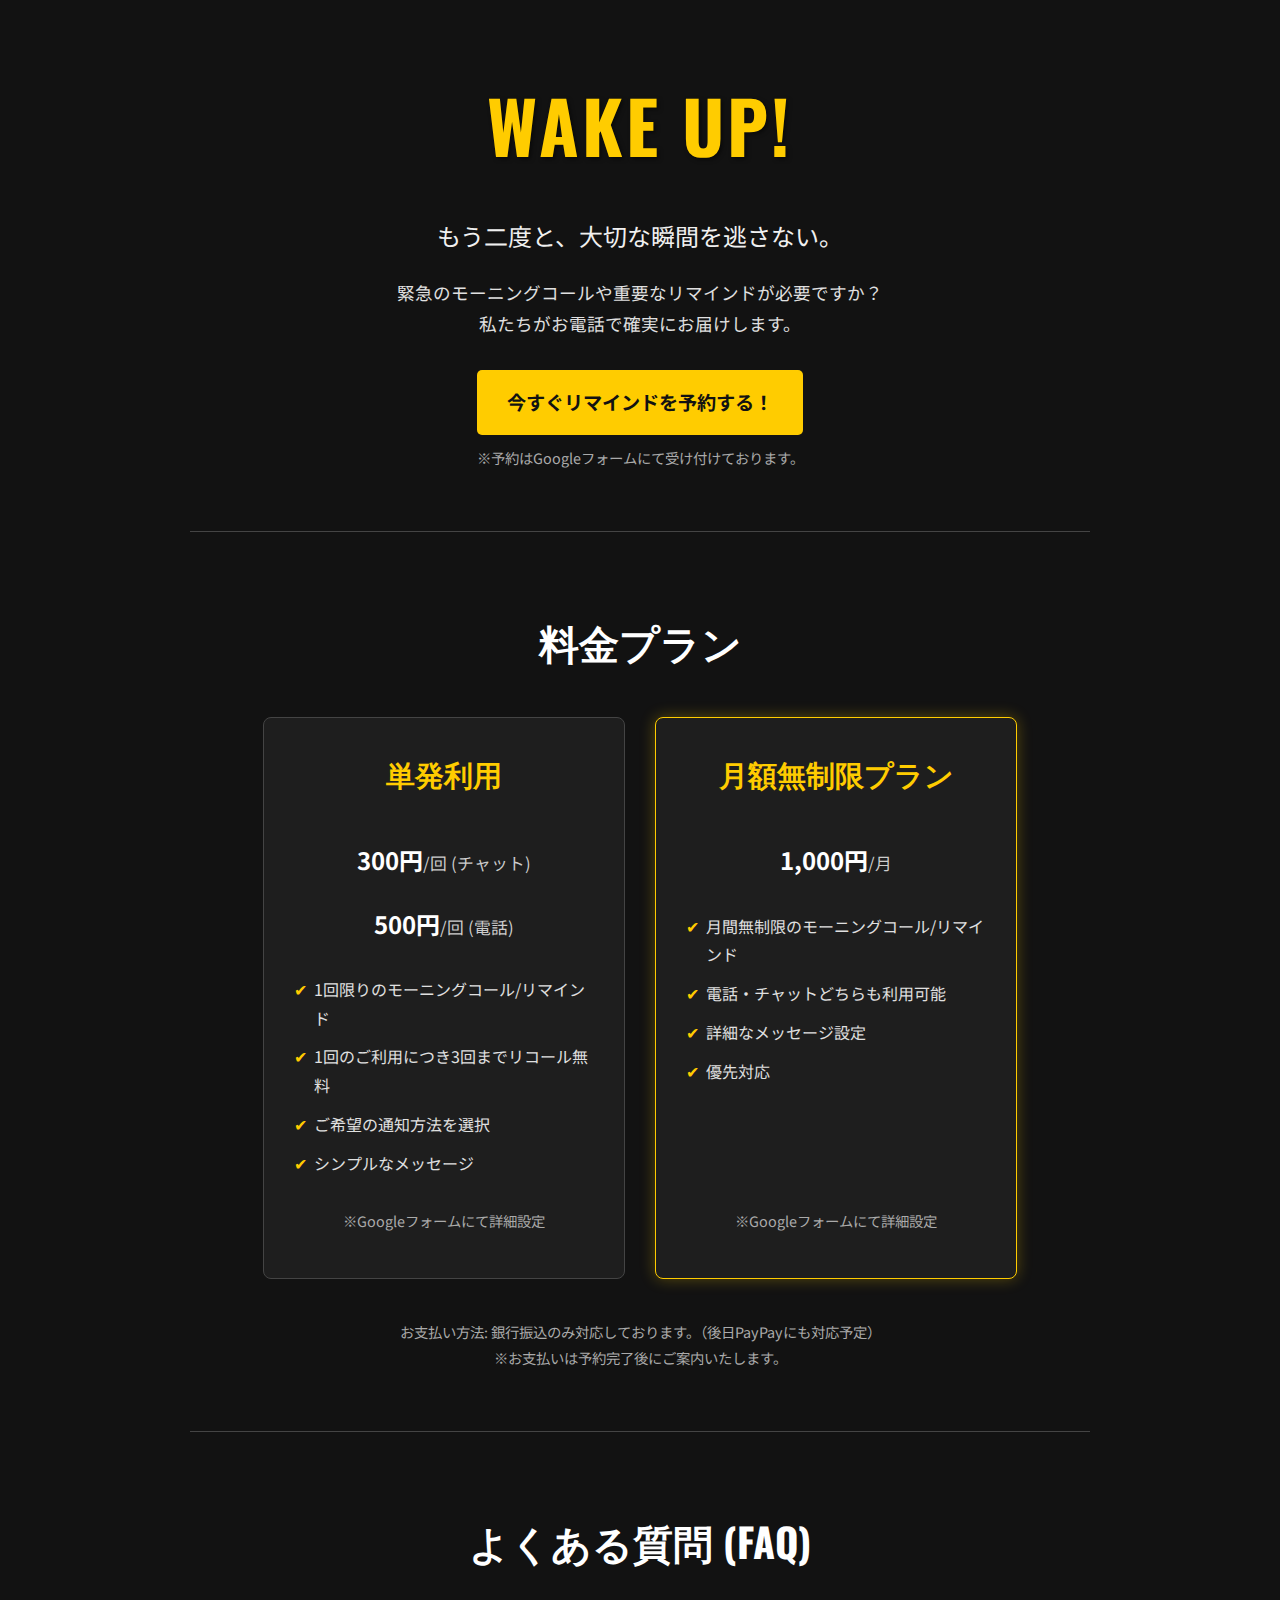
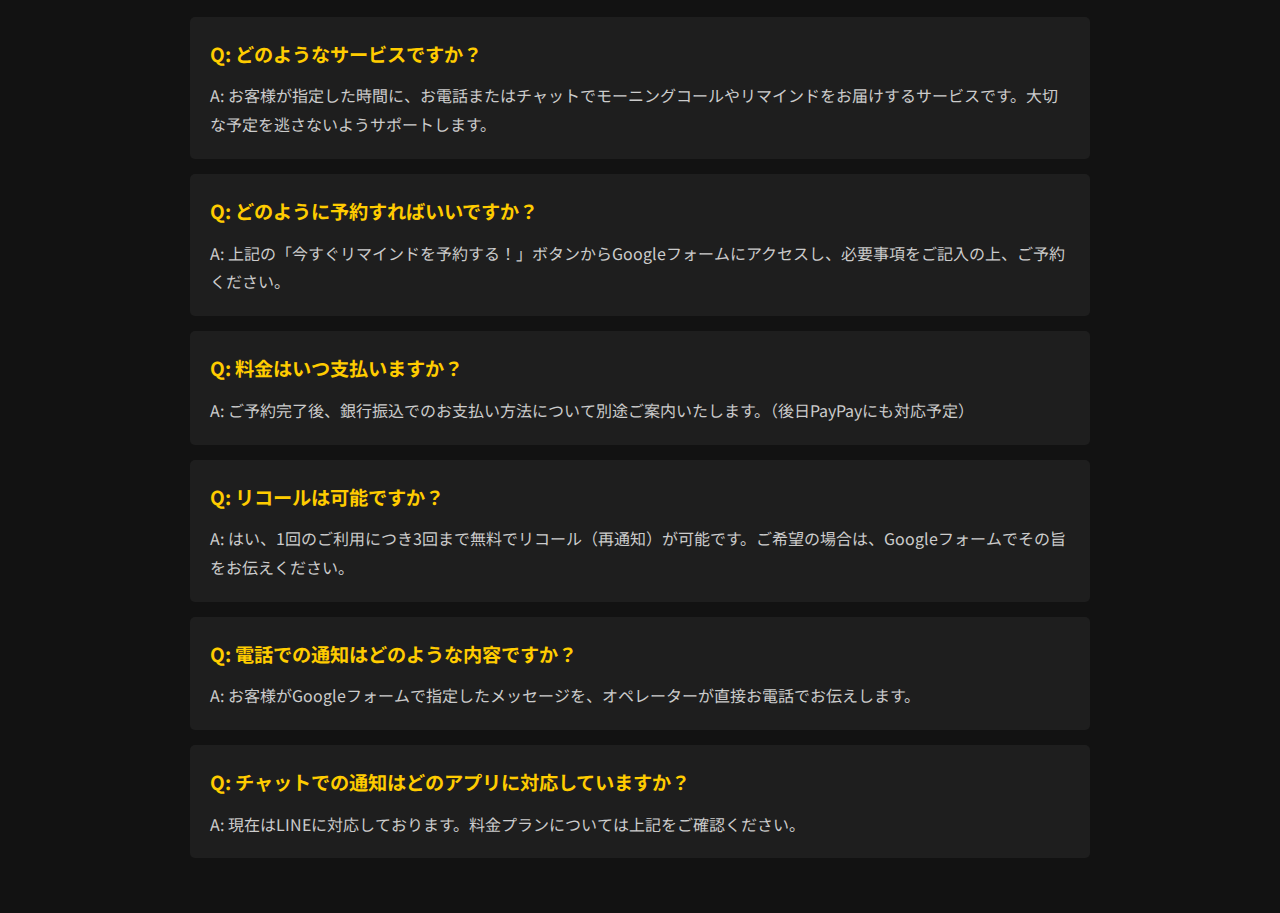
<file: index.html>
<!DOCTYPE html>
<html lang="ja">
<head>
    <meta charset="UTF-8">
    <meta name="viewport" content="width=device-width, initial-scale=1.0">
    <title>Wake Up! - 緊急モーニングコール＆リマインド</title>
    <link rel="stylesheet" href="style.css">
    <link href="https://fonts.googleapis.com/css2?family=Oswald:wght@700&family=Noto+Sans+JP:wght@400;700&display=swap" rel="stylesheet">
</head>
<body>
    <div class="container">
        <h1 class="service-name">Wake Up!</h1>
        <p class="tagline">もう二度と、大切な瞬間を逃さない。</p>
        <p class="description">
            緊急のモーニングコールや重要なリマインドが必要ですか？<br>
            私たちがお電話で確実にお届けします。
        </p>
        <a href="https://forms.gle/y68vKkxC3KZuKG7G7" target="_blank" rel="noopener noreferrer" class="action-button">
            今すぐリマインドを予約する！
        </a>
        <p class="note">※予約はGoogleフォームにて受け付けております。</p>

        <div class="pricing-section">
            <h2 class="pricing-title">料金プラン</h2>
            <div class="pricing-cards">
                <div class="pricing-card">
                    <h3>単発利用</h3>
                    <p class="price">300円<span>/回 (チャット)</span></p>
                    <p class="price">500円<span>/回 (電話)</span></p>
                    <ul>
                        <li>1回限りのモーニングコール/リマインド</li>
                        <li>1回のご利用につき3回までリコール無料</li>
                        <li>ご希望の通知方法を選択</li>
                        <li>シンプルなメッセージ</li>
                    </ul>
                    <p class="card-note">※Googleフォームにて詳細設定</p>
                </div>
                <div class="pricing-card featured">
                    <h3>月額無制限プラン</h3>
                    <p class="price">1,000円<span>/月</span></p>
                    <ul>
                        <li>月間無制限のモーニングコール/リマインド</li>
                        <li>電話・チャットどちらも利用可能</li>
                        <li>詳細なメッセージ設定</li>
                        <li>優先対応</li>
                    </ul>
                    <p class="card-note">※Googleフォームにて詳細設定</p>
                </div>
            </div>
            <p class="pricing-footer-note">お支払い方法: 銀行振込のみ対応しております。（後日PayPayにも対応予定）<br>※お支払いは予約完了後にご案内いたします。</p>
        </div>

        <div class="qa-section">
            <h2 class="qa-title">よくある質問 (FAQ)</h2>
            <div class="qa-item">
                <h3>Q: どのようなサービスですか？</h3>
                <p>A: お客様が指定した時間に、お電話またはチャットでモーニングコールやリマインドをお届けするサービスです。大切な予定を逃さないようサポートします。</p>
            </div>
            <div class="qa-item">
                <h3>Q: どのように予約すればいいですか？</h3>
                <p>A: 上記の「今すぐリマインドを予約する！」ボタンからGoogleフォームにアクセスし、必要事項をご記入の上、ご予約ください。</p>
            </div>
            <div class="qa-item">
                <h3>Q: 料金はいつ支払いますか？</h3>
                <p>A: ご予約完了後、銀行振込でのお支払い方法について別途ご案内いたします。（後日PayPayにも対応予定）</p>
            </div>
            <div class="qa-item">
                <h3>Q: リコールは可能ですか？</h3>
                <p>A: はい、1回のご利用につき3回まで無料でリコール（再通知）が可能です。ご希望の場合は、Googleフォームでその旨をお伝えください。</p>
            </div>
            <div class="qa-item">
                <h3>Q: 電話での通知はどのような内容ですか？</h3>
                <p>A: お客様がGoogleフォームで指定したメッセージを、オペレーターが直接お電話でお伝えします。</p>
            </div>
            <div class="qa-item">
                <h3>Q: チャットでの通知はどのアプリに対応していますか？</h3>
                <p>A: 現在はLINEに対応しております。料金プランについては上記をご確認ください。</p>
            </div>
        </div>
    </div>
</body>
</html>
</file>
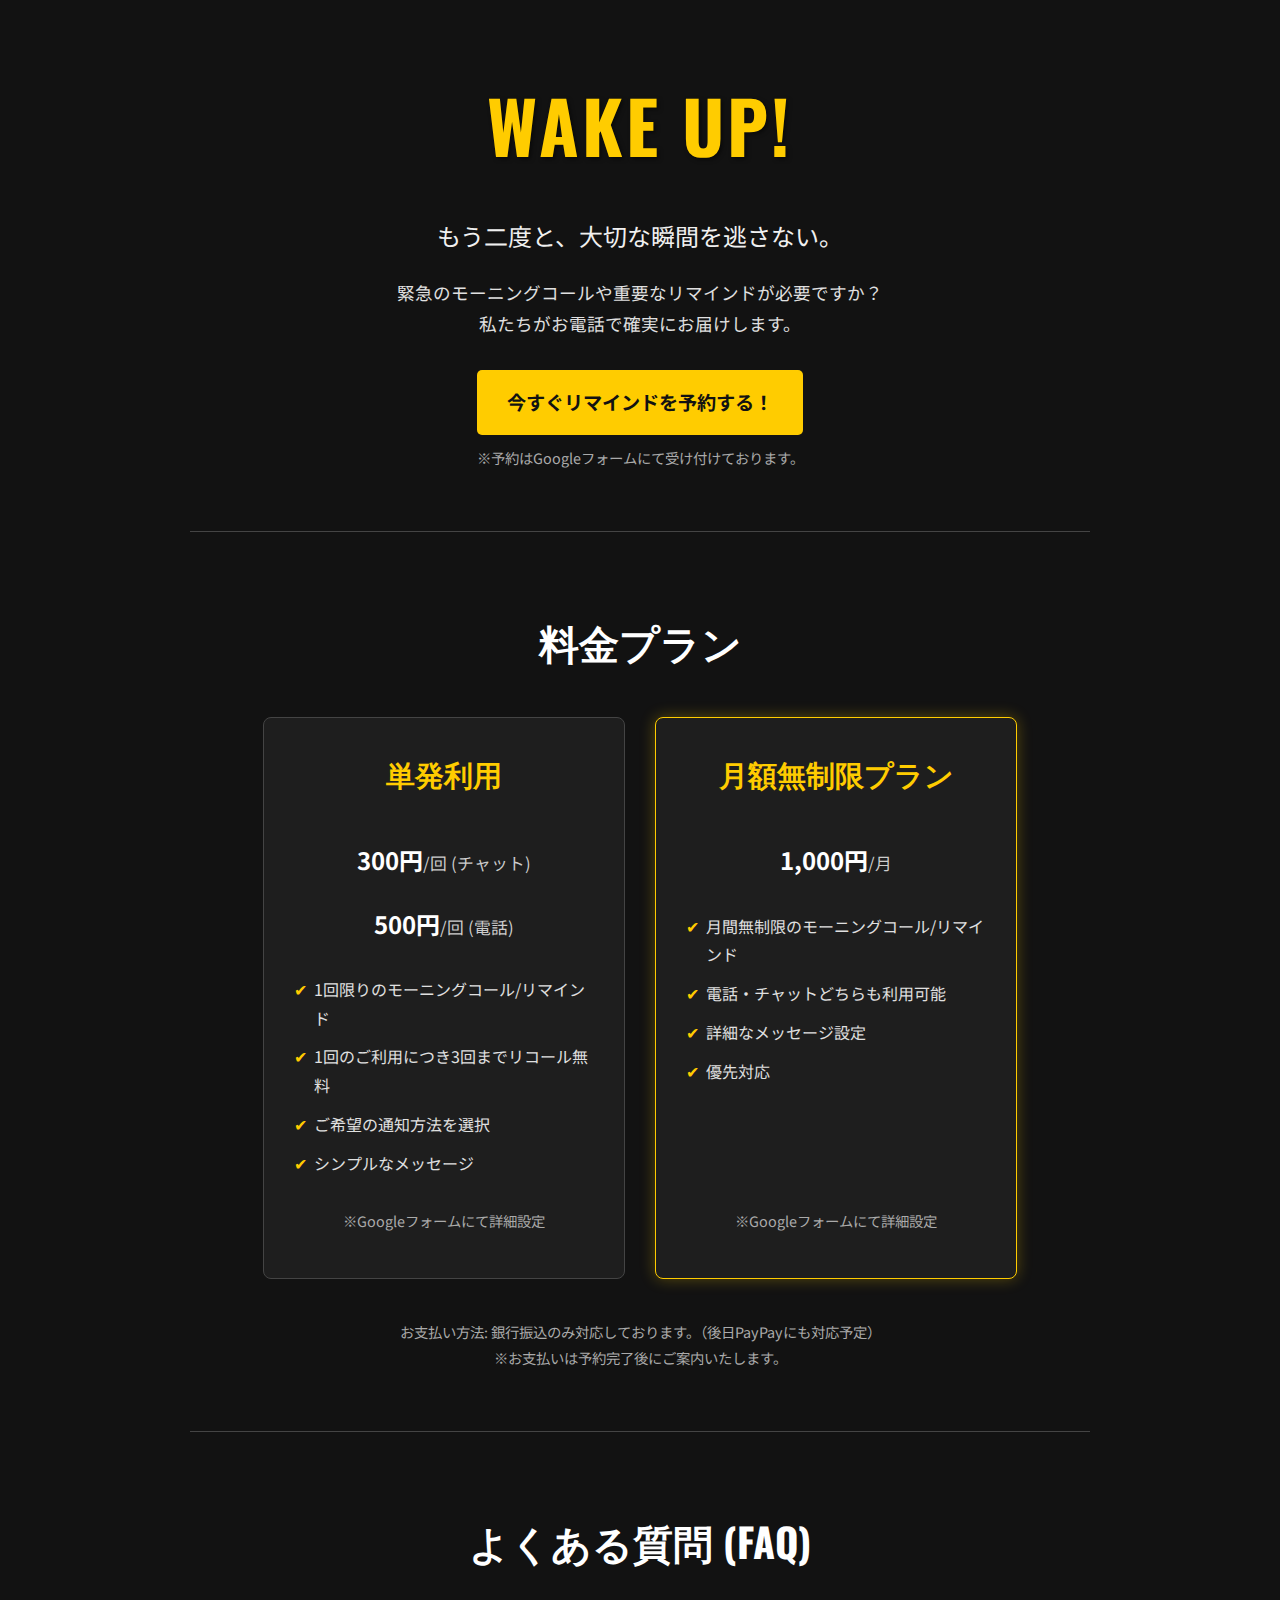
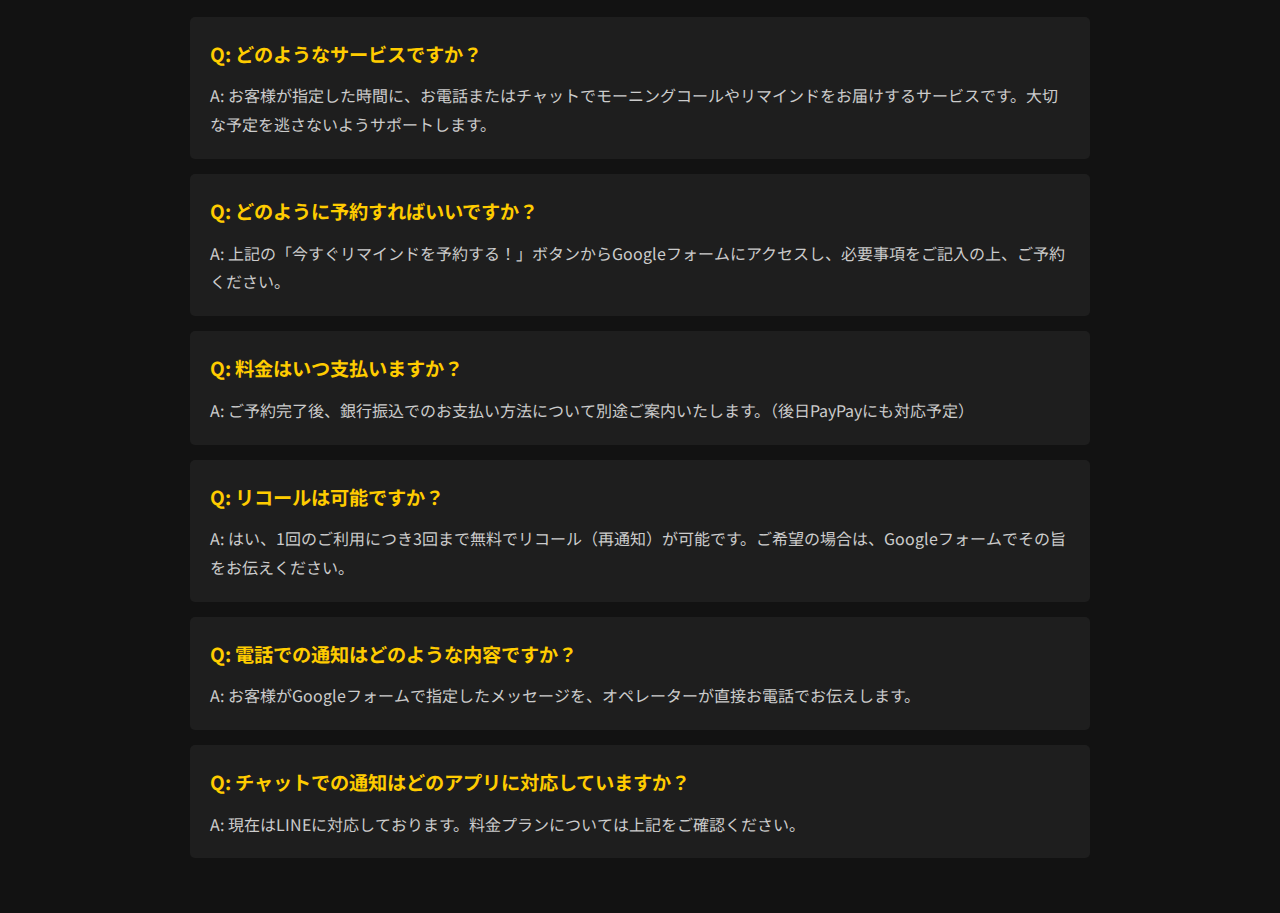
<file: recall.html>
<!DOCTYPE html>
<html lang="ja">
<head>
    <meta charset="UTF-8">
    <meta name="viewport" content="width=device-width, initial-scale=1.0">
    <title>Wake Up! - 緊急モーニングコール＆リマインド</title>
    <link rel="stylesheet" href="recall.css">
    <link href="https://fonts.googleapis.com/css2?family=Oswald:wght@700&family=Noto+Sans+JP:wght@400;700&display=swap" rel="stylesheet">
</head>
<body>
    <div class="container">
        <h1 class="service-name">Wake Up!</h1>
        <p class="tagline">もう二度と、大切な瞬間を逃さない。</p>
        <p class="description">
            緊急のモーニングコールや重要なリマインドが必要ですか？<br>
            私たちがお電話で確実にお届けします。
        </p>
        <a href="https://forms.gle/y68vKkxC3KZuKG7G7" target="_blank" rel="noopener noreferrer" class="action-button">
            今すぐリマインドを予約する！
        </a>
        <p class="note">※予約はGoogleフォームにて受け付けております。</p>

        <div class="pricing-section">
            <h2 class="pricing-title">料金プラン</h2>
            <div class="pricing-cards">
                <div class="pricing-card">
                    <h3>単発利用</h3>
                    <p class="price">300円<span>/回 (チャット)</span></p>
                    <p class="price">500円<span>/回 (電話)</span></p>
                    <ul>
                        <li>1回限りのモーニングコール/リマインド</li>
                        <li>1回のご利用につき3回までリコール無料</li>
                        <li>ご希望の通知方法を選択</li>
                        <li>シンプルなメッセージ</li>
                    </ul>
                    <p class="card-note">※Googleフォームにて詳細設定</p>
                </div>
                <div class="pricing-card featured">
                    <h3>月額無制限プラン</h3>
                    <p class="price">1,000円<span>/月</span></p>
                    <ul>
                        <li>月間無制限のモーニングコール/リマインド</li>
                        <li>電話・チャットどちらも利用可能</li>
                        <li>詳細なメッセージ設定</li>
                        <li>優先対応</li>
                    </ul>
                    <p class="card-note">※Googleフォームにて詳細設定</p>
                </div>
            </div>
            <p class="pricing-footer-note">お支払い方法: 銀行振込のみ対応しております。（後日PayPayにも対応予定）<br>※お支払いは予約完了後にご案内いたします。</p>
        </div>

        <div class="qa-section">
            <h2 class="qa-title">よくある質問 (FAQ)</h2>
            <div class="qa-item">
                <h3>Q: どのようなサービスですか？</h3>
                <p>A: お客様が指定した時間に、お電話またはチャットでモーニングコールやリマインドをお届けするサービスです。大切な予定を逃さないようサポートします。</p>
            </div>
            <div class="qa-item">
                <h3>Q: どのように予約すればいいですか？</h3>
                <p>A: 上記の「今すぐリマインドを予約する！」ボタンからGoogleフォームにアクセスし、必要事項をご記入の上、ご予約ください。</p>
            </div>
            <div class="qa-item">
                <h3>Q: 料金はいつ支払いますか？</h3>
                <p>A: ご予約完了後、銀行振込でのお支払い方法について別途ご案内いたします。（後日PayPayにも対応予定）</p>
            </div>
            <div class="qa-item">
                <h3>Q: リコールは可能ですか？</h3>
                <p>A: はい、1回のご利用につき3回まで無料でリコール（再通知）が可能です。ご希望の場合は、Googleフォームでその旨をお伝えください。</p>
            </div>
            <div class="qa-item">
                <h3>Q: 電話での通知はどのような内容ですか？</h3>
                <p>A: お客様がGoogleフォームで指定したメッセージを、オペレーターが直接お電話でお伝えします。</p>
            </div>
            <div class="qa-item">
                <h3>Q: チャットでの通知はどのアプリに対応していますか？</h3>
                <p>A: 現在はLINEに対応しております。料金プランについては上記をご確認ください。</p>
            </div>
        </div>
    </div>
</body>
</html>
</file>
<file: style.css>
/* 基本スタイル */
body {
    font-family: 'Noto Sans JP', sans-serif;
    background-color: #121212;
    color: #e0e0e0;
    line-height: 1.8;
    margin: 0;
    padding: 20px;
}

.container {
    max-width: 900px;
    margin: 0 auto;
    padding: 20px;
    text-align: center;
}

/* ヘッダーとメインコンテンツ */
.service-name {
    font-family: 'Oswald', sans-serif;
    font-size: 4.5em;
    color: #ffcc00;
    text-transform: uppercase;
    letter-spacing: 3px;
    margin: 20px 0 10px;
    text-shadow: 2px 2px 4px rgba(0,0,0,0.5);
}

.tagline {
    font-size: 1.5em;
    color: #f0f0f0;
    margin-bottom: 20px;
}

.description {
    font-size: 1.1em;
    margin-bottom: 30px;
}

.action-button {
    display: inline-block;
    background-color: #ffcc00;
    color: #121212;
    font-weight: bold;
    font-size: 1.2em;
    padding: 15px 30px;
    text-decoration: none;
    border-radius: 5px;
    transition: background-color 0.3s, transform 0.3s;
}

.action-button:hover {
    background-color: #ffd633;
    transform: translateY(-3px);
}

.note {
    font-size: 0.9em;
    color: #aaa;
    margin-top: 10px;
}

/* 料金セクション */
.pricing-section, .qa-section {
    margin-top: 60px;
    padding-top: 40px;
    border-top: 1px solid #444;
}

.pricing-title, .qa-title {
    font-family: 'Oswald', sans-serif;
    font-size: 2.5em;
    color: #fff;
    margin-bottom: 40px;
}

.pricing-cards {
    display: flex;
    justify-content: center;
    gap: 30px;
    flex-wrap: wrap;
}

.pricing-card {
    background-color: #1e1e1e;
    border: 1px solid #444;
    border-radius: 8px;
    padding: 30px;
    width: 300px;
    display: flex;
    flex-direction: column;
}

.pricing-card.featured {
    border-color: #ffcc00;
    box-shadow: 0 0 15px rgba(255, 204, 0, 0.3);
}

.pricing-card h3 {
    font-family: 'Oswald', sans-serif;
    font-size: 1.8em;
    color: #ffcc00;
    margin-top: 0;
}

.pricing-card .price {
    font-size: 1.5em;
    font-weight: bold;
    color: #fff;
    margin: 10px 0;
}

.pricing-card .price span {
    font-size: 0.7em;
    font-weight: normal;
    color: #ccc;
}

.pricing-card ul {
    list-style: none;
    padding: 0;
    text-align: left;
    margin: 20px 0;
    flex-grow: 1;
}

.pricing-card ul li {
    margin-bottom: 10px;
    padding-left: 20px;
    position: relative;
}

.pricing-card ul li::before {
    content: '✔';
    color: #ffcc00;
    position: absolute;
    left: 0;
}

.card-note, .pricing-footer-note {
    font-size: 0.9em;
    color: #aaa;
    margin-top: auto;
}

.pricing-footer-note {
    margin-top: 40px;
}

/* FAQセクション */
.qa-item {
    background-color: #1e1e1e;
    margin-bottom: 15px;
    padding: 20px;
    border-radius: 5px;
    text-align: left;
}

.qa-item h3 {
    font-size: 1.2em;
    color: #ffcc00;
    margin: 0 0 10px;
}

.qa-item p {
    margin: 0;
    color: #ccc;
}

/* レスポンシブ対応 */
@media (max-width: 768px) {
    .service-name {
        font-size: 3em;
    }

    .tagline {
        font-size: 1.2em;
    }

    .pricing-cards {
        flex-direction: column;
        align-items: center;
    }

    .pricing-card {
        width: 100%;
        max-width: 400px;
    }
}
</file>
<file: recall.css>
/* 基本スタイル */
body {
    font-family: 'Noto Sans JP', sans-serif;
    background-color: #121212;
    color: #e0e0e0;
    line-height: 1.8;
    margin: 0;
    padding: 20px;
}

.container {
    max-width: 900px;
    margin: 0 auto;
    padding: 20px;
    text-align: center;
}

/* ヘッダーとメインコンテンツ */
.service-name {
    font-family: 'Oswald', sans-serif;
    font-size: 4.5em;
    color: #ffcc00;
    text-transform: uppercase;
    letter-spacing: 3px;
    margin: 20px 0 10px;
    text-shadow: 2px 2px 4px rgba(0,0,0,0.5);
}

.tagline {
    font-size: 1.5em;
    color: #f0f0f0;
    margin-bottom: 20px;
}

.description {
    font-size: 1.1em;
    margin-bottom: 30px;
}

.action-button {
    display: inline-block;
    background-color: #ffcc00;
    color: #121212;
    font-weight: bold;
    font-size: 1.2em;
    padding: 15px 30px;
    text-decoration: none;
    border-radius: 5px;
    transition: background-color 0.3s, transform 0.3s;
}

.action-button:hover {
    background-color: #ffd633;
    transform: translateY(-3px);
}

.note {
    font-size: 0.9em;
    color: #aaa;
    margin-top: 10px;
}

/* 料金セクション */
.pricing-section, .qa-section {
    margin-top: 60px;
    padding-top: 40px;
    border-top: 1px solid #444;
}

.pricing-title, .qa-title {
    font-family: 'Oswald', sans-serif;
    font-size: 2.5em;
    color: #fff;
    margin-bottom: 40px;
}

.pricing-cards {
    display: flex;
    justify-content: center;
    gap: 30px;
    flex-wrap: wrap;
}

.pricing-card {
    background-color: #1e1e1e;
    border: 1px solid #444;
    border-radius: 8px;
    padding: 30px;
    width: 300px;
    display: flex;
    flex-direction: column;
}

.pricing-card.featured {
    border-color: #ffcc00;
    box-shadow: 0 0 15px rgba(255, 204, 0, 0.3);
}

.pricing-card h3 {
    font-family: 'Oswald', sans-serif;
    font-size: 1.8em;
    color: #ffcc00;
    margin-top: 0;
}

.pricing-card .price {
    font-size: 1.5em;
    font-weight: bold;
    color: #fff;
    margin: 10px 0;
}

.pricing-card .price span {
    font-size: 0.7em;
    font-weight: normal;
    color: #ccc;
}

.pricing-card ul {
    list-style: none;
    padding: 0;
    text-align: left;
    margin: 20px 0;
    flex-grow: 1;
}

.pricing-card ul li {
    margin-bottom: 10px;
    padding-left: 20px;
    position: relative;
}

.pricing-card ul li::before {
    content: '✔';
    color: #ffcc00;
    position: absolute;
    left: 0;
}

.card-note, .pricing-footer-note {
    font-size: 0.9em;
    color: #aaa;
    margin-top: auto;
}

.pricing-footer-note {
    margin-top: 40px;
}

/* FAQセクション */
.qa-item {
    background-color: #1e1e1e;
    margin-bottom: 15px;
    padding: 20px;
    border-radius: 5px;
    text-align: left;
}

.qa-item h3 {
    font-size: 1.2em;
    color: #ffcc00;
    margin: 0 0 10px;
}

.qa-item p {
    margin: 0;
    color: #ccc;
}

/* レスポンシブ対応 */
@media (max-width: 768px) {
    .service-name {
        font-size: 3em;
    }

    .tagline {
        font-size: 1.2em;
    }

    .pricing-cards {
        flex-direction: column;
        align-items: center;
    }

    .pricing-card {
        width: 100%;
        max-width: 400px;
    }
}
</file>
